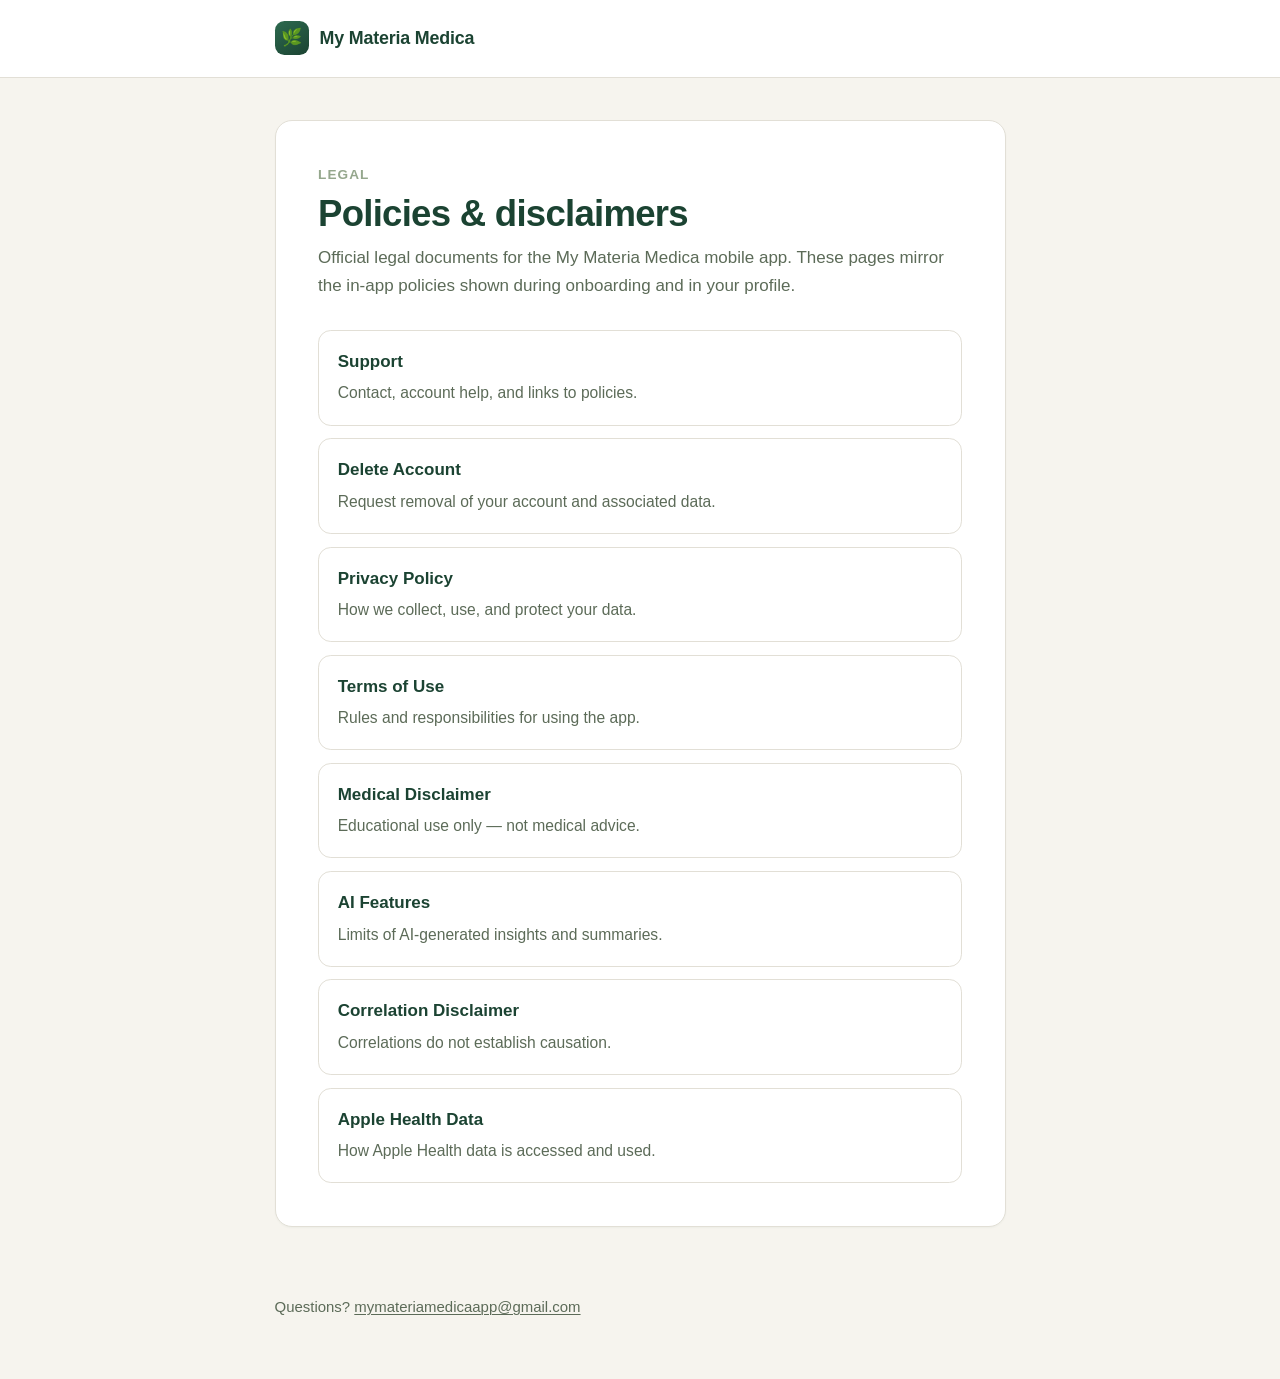
<file: index.html>
<!DOCTYPE html>
<html lang="en">
  <head>
    <meta charset="UTF-8" />
    <meta name="viewport" content="width=device-width, initial-scale=1.0" />
    <meta
      name="description"
      content="Legal documents and disclaimers for the My Materia Medica app."
    />
    <title>My Materia Medica · Legal</title>
    <link rel="stylesheet" href="assets/style.css" />
  </head>
  <body>
    <header class="site-header">
      <div class="site-header__inner">
        <a class="brand" href="index.html">
          <span class="brand__mark" aria-hidden="true">🌿</span>
          <span>My Materia Medica</span>
        </a>
      </div>
    </header>

    <main>
      <article class="page-card">
        <p class="eyebrow">Legal</p>
        <h1>Policies &amp; disclaimers</h1>
        <p class="lede">
          Official legal documents for the My Materia Medica mobile app. These
          pages mirror the in-app policies shown during onboarding and in your
          profile.
        </p>

        <ul class="doc-list">
          <li>
            <a href="support/">
              <strong>Support</strong>
              <span>Contact, account help, and links to policies.</span>
            </a>
          </li>
          <li>
            <a href="delete-account/">
              <strong>Delete Account</strong>
              <span>Request removal of your account and associated data.</span>
            </a>
          </li>
          <li>
            <a href="privacy/">
              <strong>Privacy Policy</strong>
              <span>How we collect, use, and protect your data.</span>
            </a>
          </li>
          <li>
            <a href="terms/">
              <strong>Terms of Use</strong>
              <span>Rules and responsibilities for using the app.</span>
            </a>
          </li>
          <li>
            <a href="disclaimer/">
              <strong>Medical Disclaimer</strong>
              <span>Educational use only — not medical advice.</span>
            </a>
          </li>
          <li>
            <a href="ai/">
              <strong>AI Features</strong>
              <span>Limits of AI-generated insights and summaries.</span>
            </a>
          </li>
          <li>
            <a href="correlation/">
              <strong>Correlation Disclaimer</strong>
              <span>Correlations do not establish causation.</span>
            </a>
          </li>
          <li>
            <a href="apple-health/">
              <strong>Apple Health Data</strong>
              <span>How Apple Health data is accessed and used.</span>
            </a>
          </li>
        </ul>
      </article>
    </main>

    <footer class="site-footer">
      <p>
        Questions?
        <a href="mailto:mymateriamedicaapp@gmail.com">mymateriamedicaapp@gmail.com</a>
      </p>
    </footer>
  </body>
</html>
</file>
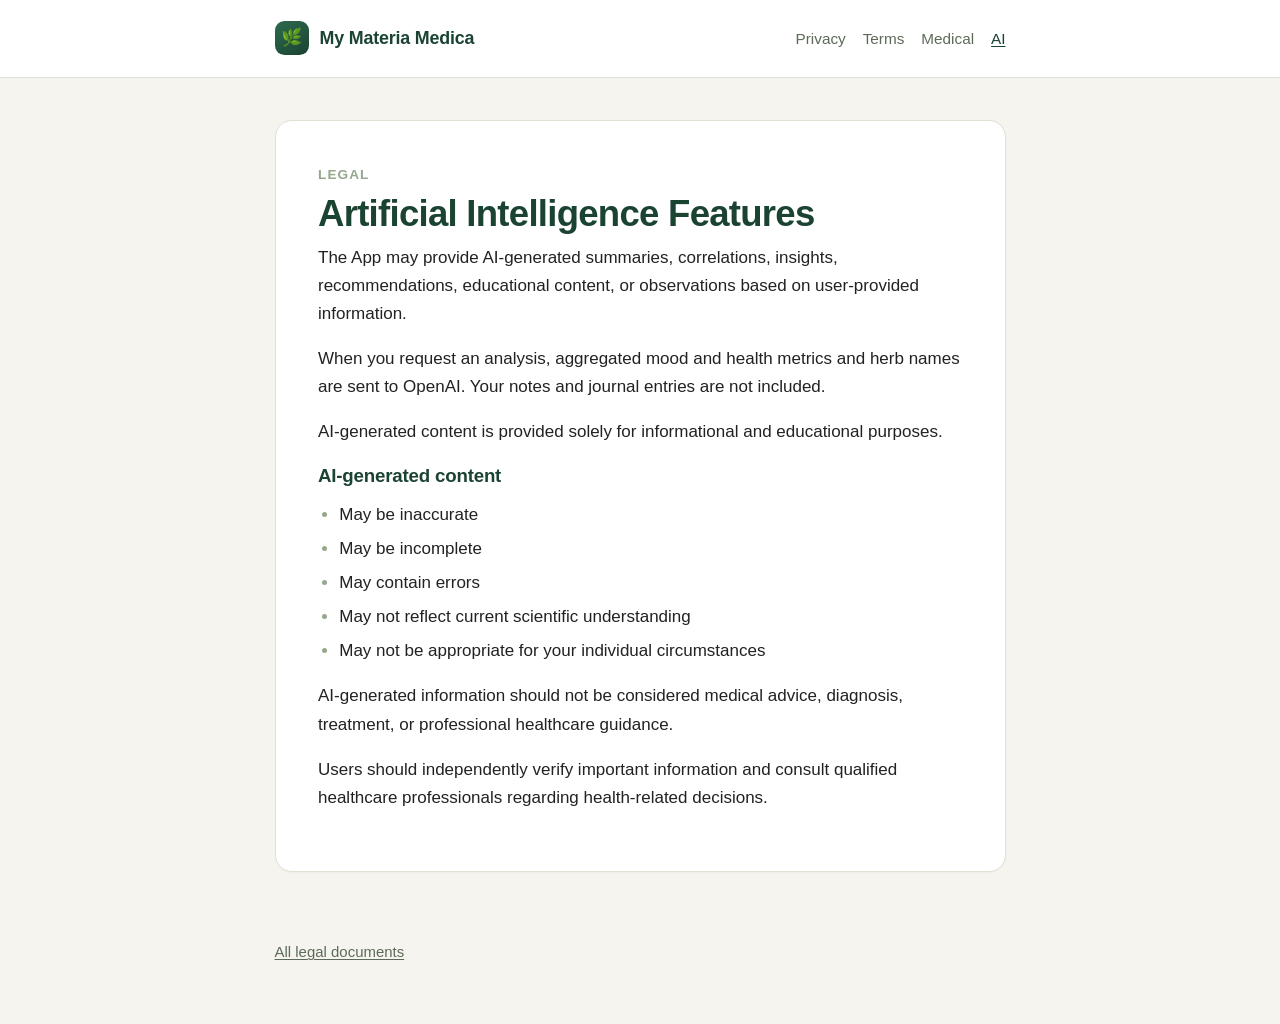
<file: ai/index.html>
<!DOCTYPE html>
<html lang="en">
  <head>
    <meta charset="UTF-8" />
    <meta name="viewport" content="width=device-width, initial-scale=1.0" />
    <meta
      name="description"
      content="AI features disclaimer for the My Materia Medica app."
    />
    <title>AI Features · My Materia Medica</title>
    <link rel="stylesheet" href="../assets/style.css" />
  </head>
  <body>
    <header class="site-header">
      <div class="site-header__inner">
        <a class="brand" href="../index.html">
          <span class="brand__mark" aria-hidden="true">🌿</span>
          <span>My Materia Medica</span>
        </a>
        <nav class="site-nav" aria-label="Legal documents">
          <a href="../privacy/">Privacy</a>
          <a href="../terms/">Terms</a>
          <a href="../disclaimer/">Medical</a>
          <a href="../ai/" aria-current="page">AI</a>
        </nav>
      </div>
    </header>

    <main>
      <article class="page-card">
        <p class="eyebrow">Legal</p>
        <h1>Artificial Intelligence Features</h1>

        <p>
          The App may provide AI-generated summaries, correlations, insights,
          recommendations, educational content, or observations based on
          user-provided information.
        </p>
        <p>
          When you request an analysis, aggregated mood and health metrics and
          herb names are sent to OpenAI. Your notes and journal entries are not
          included.
        </p>
        <p>
          AI-generated content is provided solely for informational and
          educational purposes.
        </p>

        <h2>AI-generated content</h2>
        <ul>
          <li>May be inaccurate</li>
          <li>May be incomplete</li>
          <li>May contain errors</li>
          <li>May not reflect current scientific understanding</li>
          <li>May not be appropriate for your individual circumstances</li>
        </ul>

        <p>
          AI-generated information should not be considered medical advice,
          diagnosis, treatment, or professional healthcare guidance.
        </p>
        <p>
          Users should independently verify important information and consult
          qualified healthcare professionals regarding health-related decisions.
        </p>
      </article>
    </main>

    <footer class="site-footer">
      <p><a href="../index.html">All legal documents</a></p>
    </footer>
  </body>
</html>
</file>
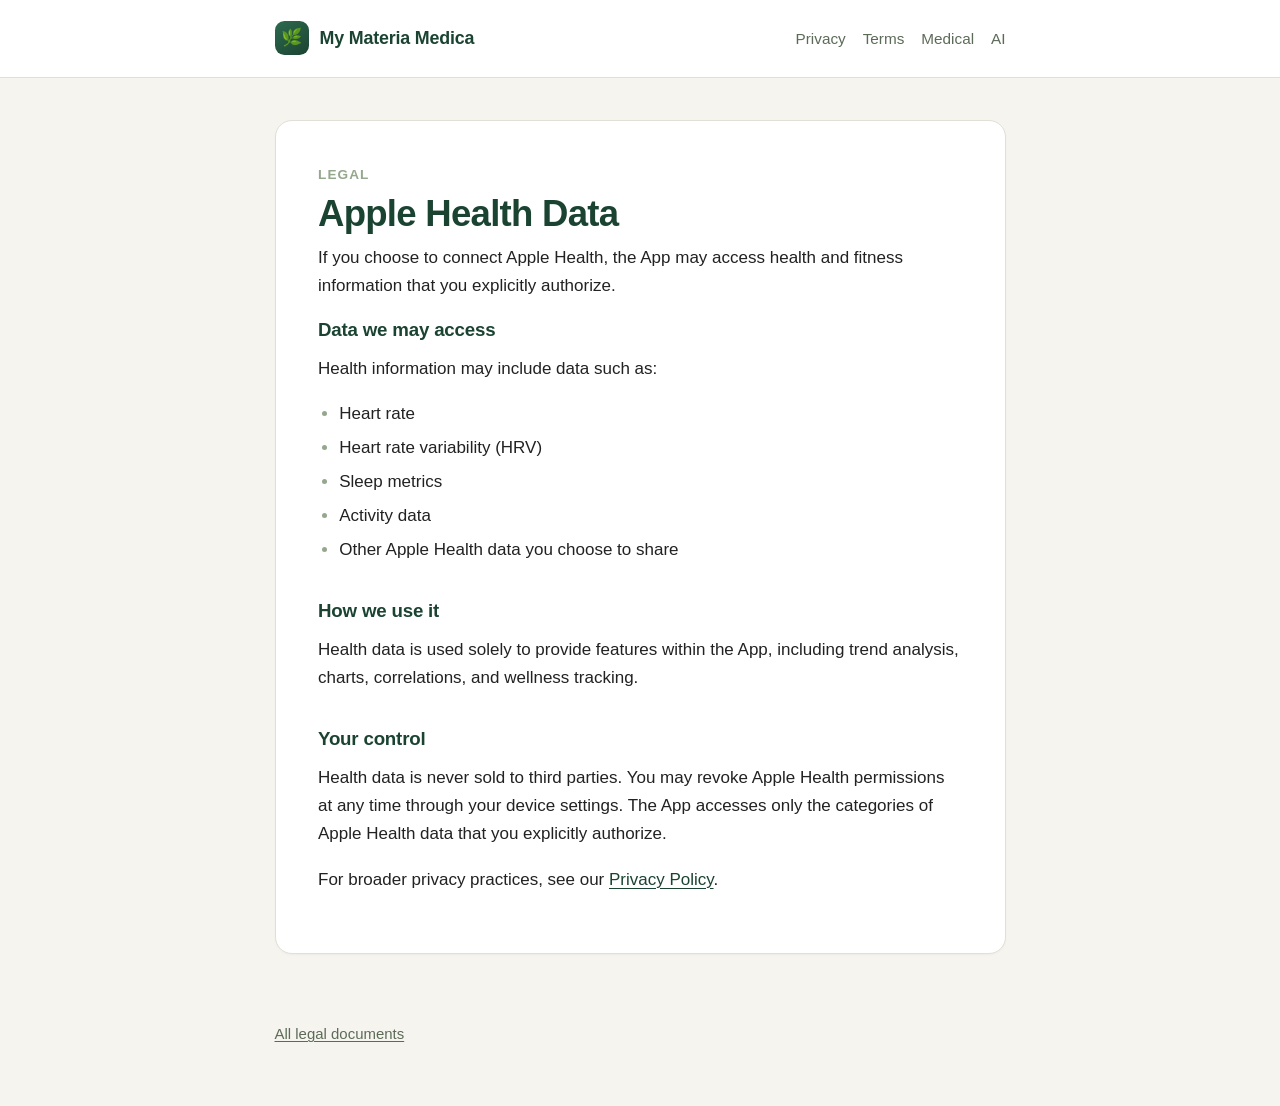
<file: apple-health/index.html>
<!DOCTYPE html>
<html lang="en">
  <head>
    <meta charset="UTF-8" />
    <meta name="viewport" content="width=device-width, initial-scale=1.0" />
    <meta
      name="description"
      content="Apple Health data policy for the My Materia Medica app."
    />
    <title>Apple Health Data · My Materia Medica</title>
    <link rel="stylesheet" href="../assets/style.css" />
  </head>
  <body>
    <header class="site-header">
      <div class="site-header__inner">
        <a class="brand" href="../index.html">
          <span class="brand__mark" aria-hidden="true">🌿</span>
          <span>My Materia Medica</span>
        </a>
        <nav class="site-nav" aria-label="Legal documents">
          <a href="../privacy/">Privacy</a>
          <a href="../terms/">Terms</a>
          <a href="../disclaimer/">Medical</a>
          <a href="../ai/">AI</a>
        </nav>
      </div>
    </header>

    <main>
      <article class="page-card">
        <p class="eyebrow">Legal</p>
        <h1>Apple Health Data</h1>

        <p>
          If you choose to connect Apple Health, the App may access health and
          fitness information that you explicitly authorize.
        </p>

        <h2>Data we may access</h2>
        <p>Health information may include data such as:</p>
        <ul>
          <li>Heart rate</li>
          <li>Heart rate variability (HRV)</li>
          <li>Sleep metrics</li>
          <li>Activity data</li>
          <li>Other Apple Health data you choose to share</li>
        </ul>

        <h2>How we use it</h2>
        <p>
          Health data is used solely to provide features within the App,
          including trend analysis, charts, correlations, and wellness tracking.
        </p>

        <h2>Your control</h2>
        <p>
          Health data is never sold to third parties. You may revoke Apple
          Health permissions at any time through your device settings. The App
          accesses only the categories of Apple Health data that you explicitly
          authorize.
        </p>

        <p>
          For broader privacy practices, see our
          <a href="../privacy/">Privacy Policy</a>.
        </p>
      </article>
    </main>

    <footer class="site-footer">
      <p><a href="../index.html">All legal documents</a></p>
    </footer>
  </body>
</html>
</file>
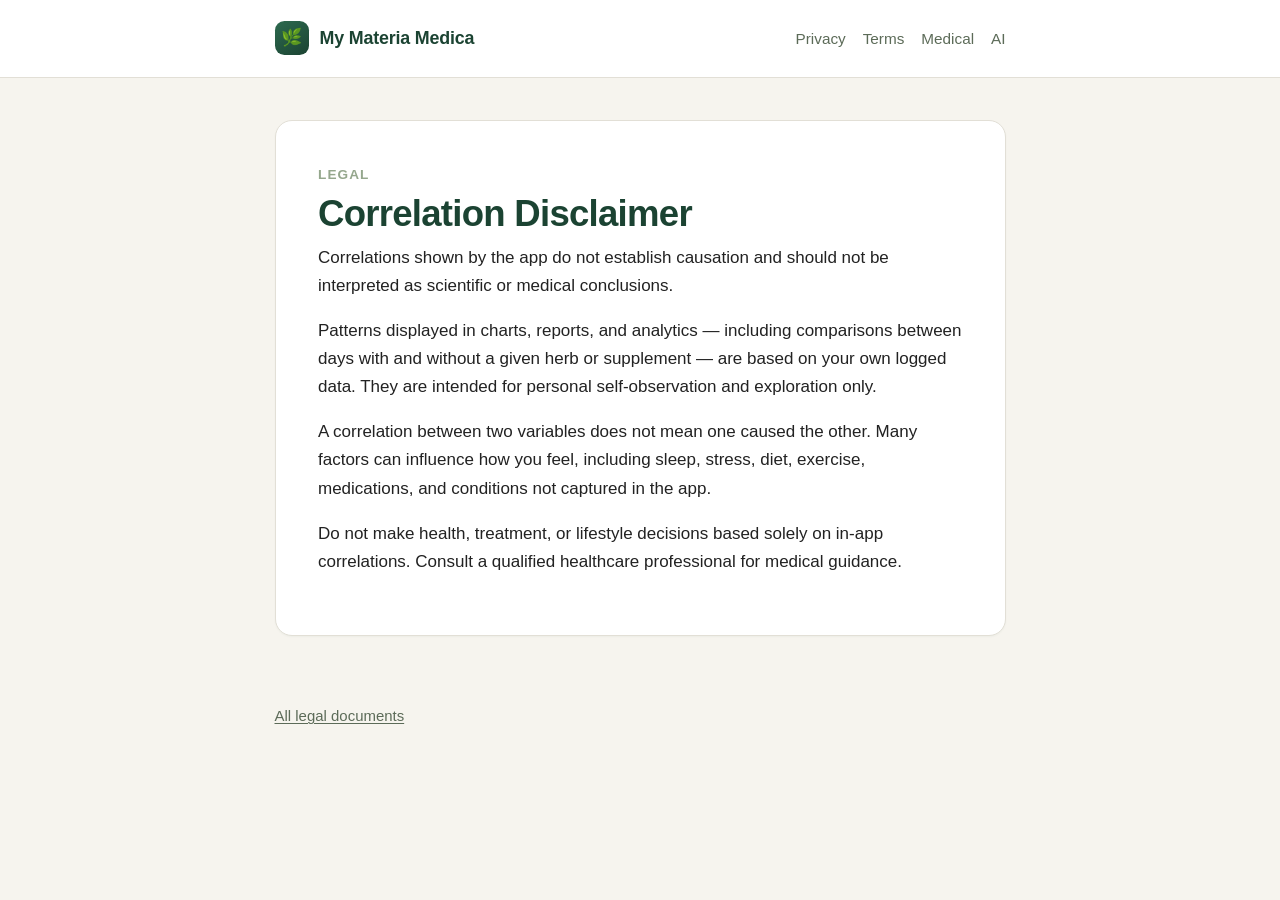
<file: correlation/index.html>
<!DOCTYPE html>
<html lang="en">
  <head>
    <meta charset="UTF-8" />
    <meta name="viewport" content="width=device-width, initial-scale=1.0" />
    <meta
      name="description"
      content="Correlation disclaimer for the My Materia Medica app."
    />
    <title>Correlation Disclaimer · My Materia Medica</title>
    <link rel="stylesheet" href="../assets/style.css" />
  </head>
  <body>
    <header class="site-header">
      <div class="site-header__inner">
        <a class="brand" href="../index.html">
          <span class="brand__mark" aria-hidden="true">🌿</span>
          <span>My Materia Medica</span>
        </a>
        <nav class="site-nav" aria-label="Legal documents">
          <a href="../privacy/">Privacy</a>
          <a href="../terms/">Terms</a>
          <a href="../disclaimer/">Medical</a>
          <a href="../ai/">AI</a>
        </nav>
      </div>
    </header>

    <main>
      <article class="page-card">
        <p class="eyebrow">Legal</p>
        <h1>Correlation Disclaimer</h1>

        <p>
          Correlations shown by the app do not establish causation and should
          not be interpreted as scientific or medical conclusions.
        </p>
        <p>
          Patterns displayed in charts, reports, and analytics — including
          comparisons between days with and without a given herb or
          supplement — are based on your own logged data. They are intended for
          personal self-observation and exploration only.
        </p>
        <p>
          A correlation between two variables does not mean one caused the
          other. Many factors can influence how you feel, including sleep,
          stress, diet, exercise, medications, and conditions not captured in
          the app.
        </p>
        <p>
          Do not make health, treatment, or lifestyle decisions based solely on
          in-app correlations. Consult a qualified healthcare professional for
          medical guidance.
        </p>
      </article>
    </main>

    <footer class="site-footer">
      <p><a href="../index.html">All legal documents</a></p>
    </footer>
  </body>
</html>
</file>
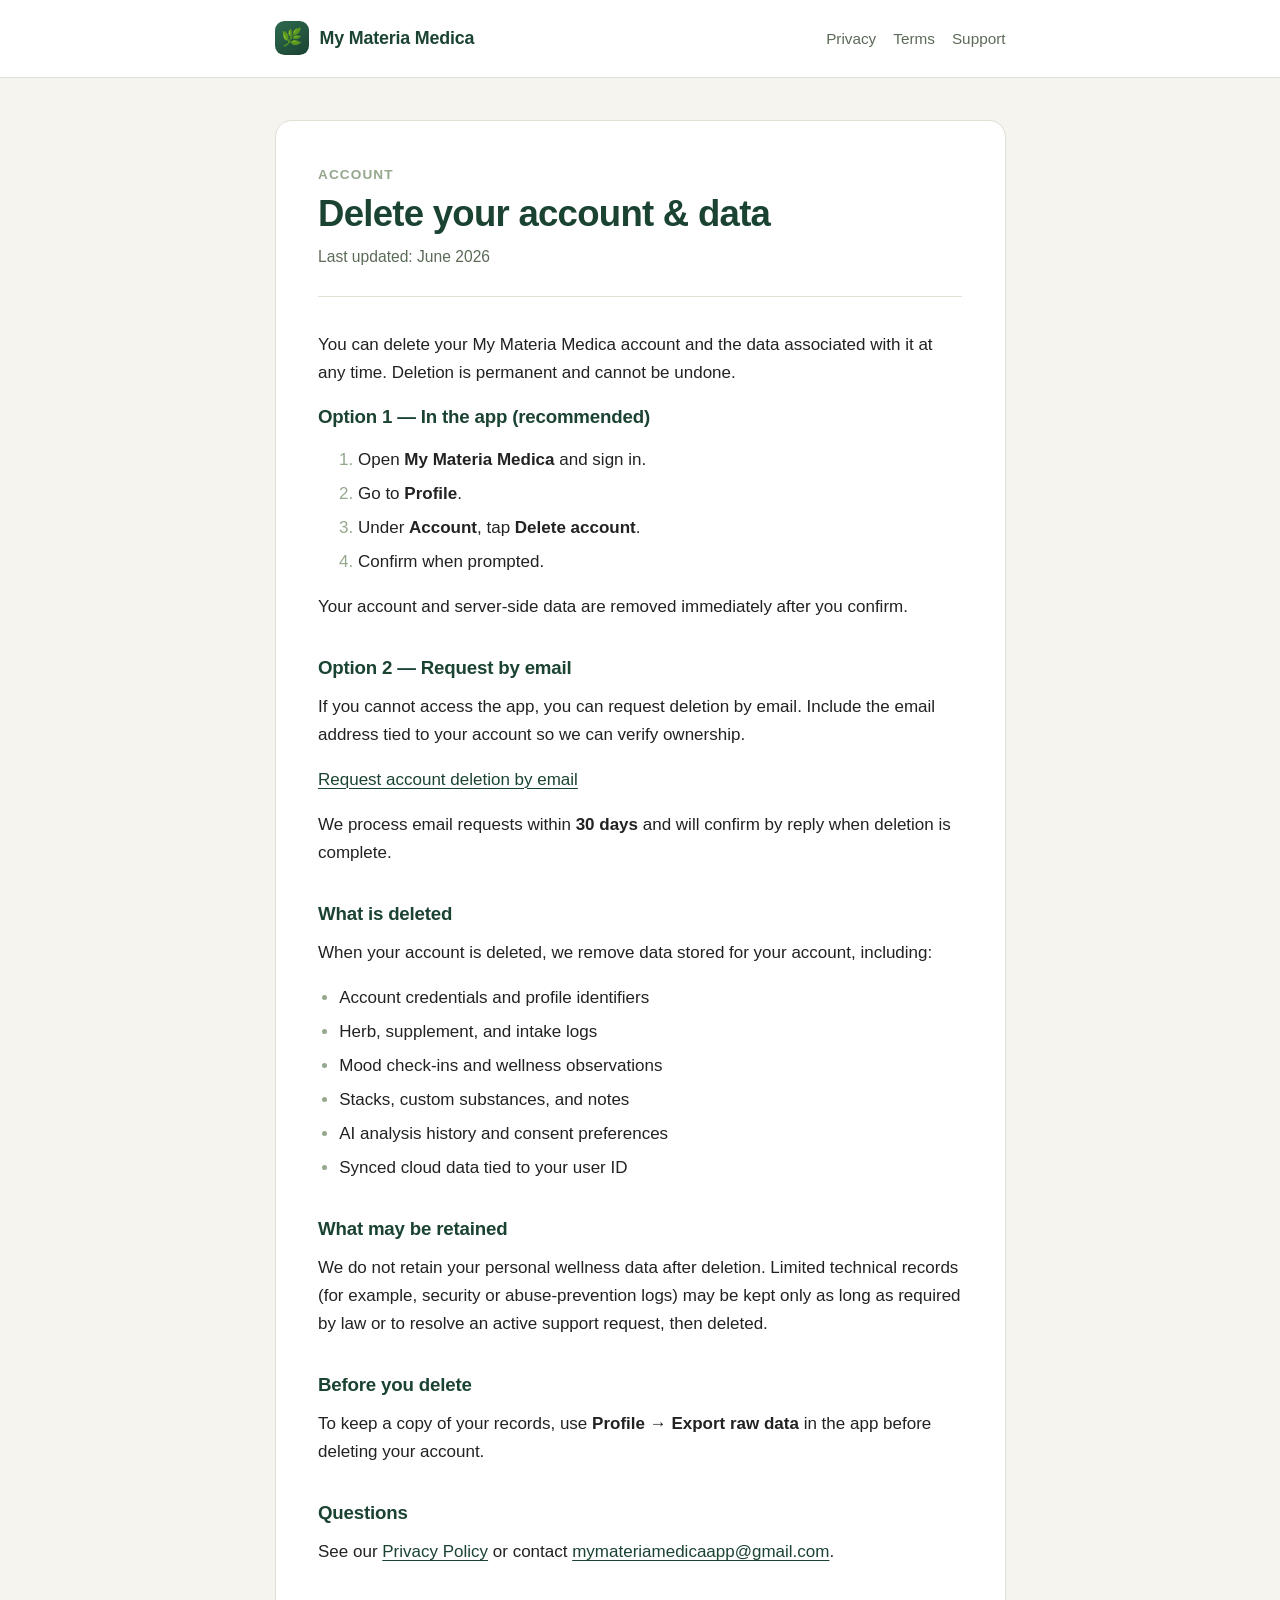
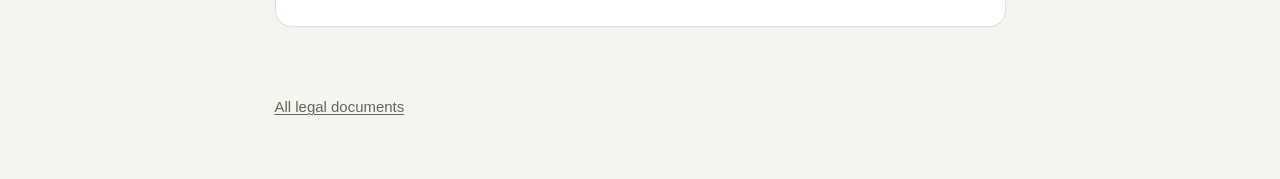
<file: delete-account/index.html>
<!DOCTYPE html>
<html lang="en">
  <head>
    <meta charset="UTF-8" />
    <meta name="viewport" content="width=device-width, initial-scale=1.0" />
    <meta
      name="description"
      content="Request deletion of your My Materia Medica account and associated data."
    />
    <title>Delete Account · My Materia Medica</title>
    <link rel="stylesheet" href="../assets/style.css" />
  </head>
  <body>
    <header class="site-header">
      <div class="site-header__inner">
        <a class="brand" href="../index.html">
          <span class="brand__mark" aria-hidden="true">🌿</span>
          <span>My Materia Medica</span>
        </a>
        <nav class="site-nav" aria-label="Legal documents">
          <a href="../privacy/">Privacy</a>
          <a href="../terms/">Terms</a>
          <a href="../support/">Support</a>
        </nav>
      </div>
    </header>

    <main>
      <article class="page-card">
        <p class="eyebrow">Account</p>
        <h1>Delete your account &amp; data</h1>
        <p class="updated">Last updated: June 2026</p>

        <p>
          You can delete your My Materia Medica account and the data associated
          with it at any time. Deletion is permanent and cannot be undone.
        </p>

        <h2>Option 1 — In the app (recommended)</h2>
        <ol>
          <li>Open <strong>My Materia Medica</strong> and sign in.</li>
          <li>Go to <strong>Profile</strong>.</li>
          <li>Under <strong>Account</strong>, tap <strong>Delete account</strong>.</li>
          <li>Confirm when prompted.</li>
        </ol>
        <p>
          Your account and server-side data are removed immediately after you
          confirm.
        </p>

        <h2>Option 2 — Request by email</h2>
        <p>
          If you cannot access the app, you can request deletion by email. Include
          the email address tied to your account so we can verify ownership.
        </p>
        <p>
          <a
            href="mailto:mymateriamedicaapp@gmail.com?subject=Account%20deletion%20request&body=Please%20delete%20my%20My%20Materia%20Medica%20account%20and%20associated%20data.%0A%0AAccount%20email%3A%20%0A%0AI%20understand%20this%20is%20permanent%20and%20cannot%20be%20undone."
            >Request account deletion by email</a
          >
        </p>
        <p>
          We process email requests within <strong>30 days</strong> and will
          confirm by reply when deletion is complete.
        </p>

        <h2>What is deleted</h2>
        <p>When your account is deleted, we remove data stored for your account, including:</p>
        <ul>
          <li>Account credentials and profile identifiers</li>
          <li>Herb, supplement, and intake logs</li>
          <li>Mood check-ins and wellness observations</li>
          <li>Stacks, custom substances, and notes</li>
          <li>AI analysis history and consent preferences</li>
          <li>Synced cloud data tied to your user ID</li>
        </ul>

        <h2>What may be retained</h2>
        <p>
          We do not retain your personal wellness data after deletion. Limited
          technical records (for example, security or abuse-prevention logs) may be
          kept only as long as required by law or to resolve an active support
          request, then deleted.
        </p>

        <h2>Before you delete</h2>
        <p>
          To keep a copy of your records, use <strong>Profile &rarr; Export raw
          data</strong> in the app before deleting your account.
        </p>

        <h2>Questions</h2>
        <p>
          See our <a href="../privacy/">Privacy Policy</a> or contact
          <a href="mailto:mymateriamedicaapp@gmail.com"
            >mymateriamedicaapp@gmail.com</a
          >.
        </p>
      </article>
    </main>

    <footer class="site-footer">
      <p><a href="../index.html">All legal documents</a></p>
    </footer>
  </body>
</html>
</file>
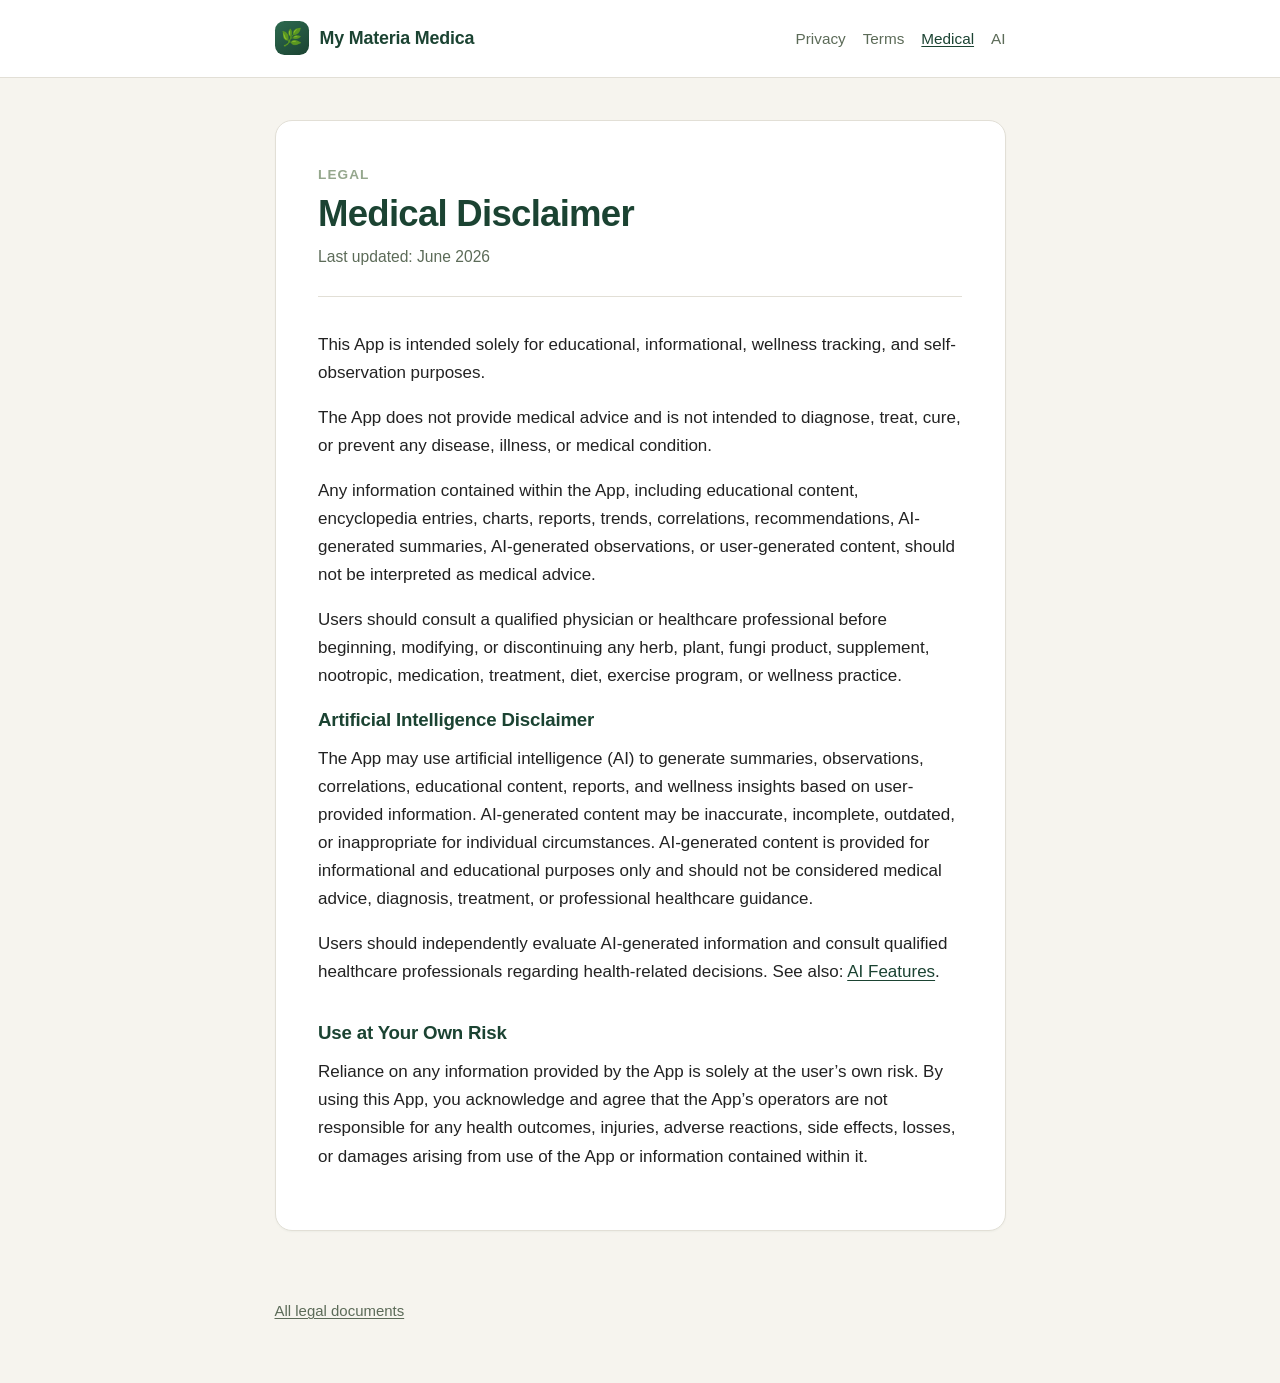
<file: disclaimer/index.html>
<!DOCTYPE html>
<html lang="en">
  <head>
    <meta charset="UTF-8" />
    <meta name="viewport" content="width=device-width, initial-scale=1.0" />
    <meta
      name="description"
      content="Medical disclaimer for the My Materia Medica app."
    />
    <title>Medical Disclaimer · My Materia Medica</title>
    <link rel="stylesheet" href="../assets/style.css" />
  </head>
  <body>
    <header class="site-header">
      <div class="site-header__inner">
        <a class="brand" href="../index.html">
          <span class="brand__mark" aria-hidden="true">🌿</span>
          <span>My Materia Medica</span>
        </a>
        <nav class="site-nav" aria-label="Legal documents">
          <a href="../privacy/">Privacy</a>
          <a href="../terms/">Terms</a>
          <a href="../disclaimer/" aria-current="page">Medical</a>
          <a href="../ai/">AI</a>
        </nav>
      </div>
    </header>

    <main>
      <article class="page-card">
        <p class="eyebrow">Legal</p>
        <h1>Medical Disclaimer</h1>
        <p class="updated">Last updated: June 2026</p>

        <p>
          This App is intended solely for educational, informational, wellness
          tracking, and self-observation purposes.
        </p>
        <p>
          The App does not provide medical advice and is not intended to
          diagnose, treat, cure, or prevent any disease, illness, or medical
          condition.
        </p>
        <p>
          Any information contained within the App, including educational
          content, encyclopedia entries, charts, reports, trends,
          correlations, recommendations, AI-generated summaries, AI-generated
          observations, or user-generated content, should not be interpreted as
          medical advice.
        </p>
        <p>
          Users should consult a qualified physician or healthcare professional
          before beginning, modifying, or discontinuing any herb, plant, fungi
          product, supplement, nootropic, medication, treatment, diet,
          exercise program, or wellness practice.
        </p>

        <h2>Artificial Intelligence Disclaimer</h2>
        <p>
          The App may use artificial intelligence (AI) to generate summaries,
          observations, correlations, educational content, reports, and wellness
          insights based on user-provided information. AI-generated content may
          be inaccurate, incomplete, outdated, or inappropriate for individual
          circumstances. AI-generated content is provided for informational and
          educational purposes only and should not be considered medical advice,
          diagnosis, treatment, or professional healthcare guidance.
        </p>
        <p>
          Users should independently evaluate AI-generated information and
          consult qualified healthcare professionals regarding health-related
          decisions. See also: <a href="../ai/">AI Features</a>.
        </p>

        <h2>Use at Your Own Risk</h2>
        <p>
          Reliance on any information provided by the App is solely at the
          user&rsquo;s own risk. By using this App, you acknowledge and agree
          that the App&rsquo;s operators are not responsible for any health
          outcomes, injuries, adverse reactions, side effects, losses, or
          damages arising from use of the App or information contained within
          it.
        </p>
      </article>
    </main>

    <footer class="site-footer">
      <p><a href="../index.html">All legal documents</a></p>
    </footer>
  </body>
</html>
</file>
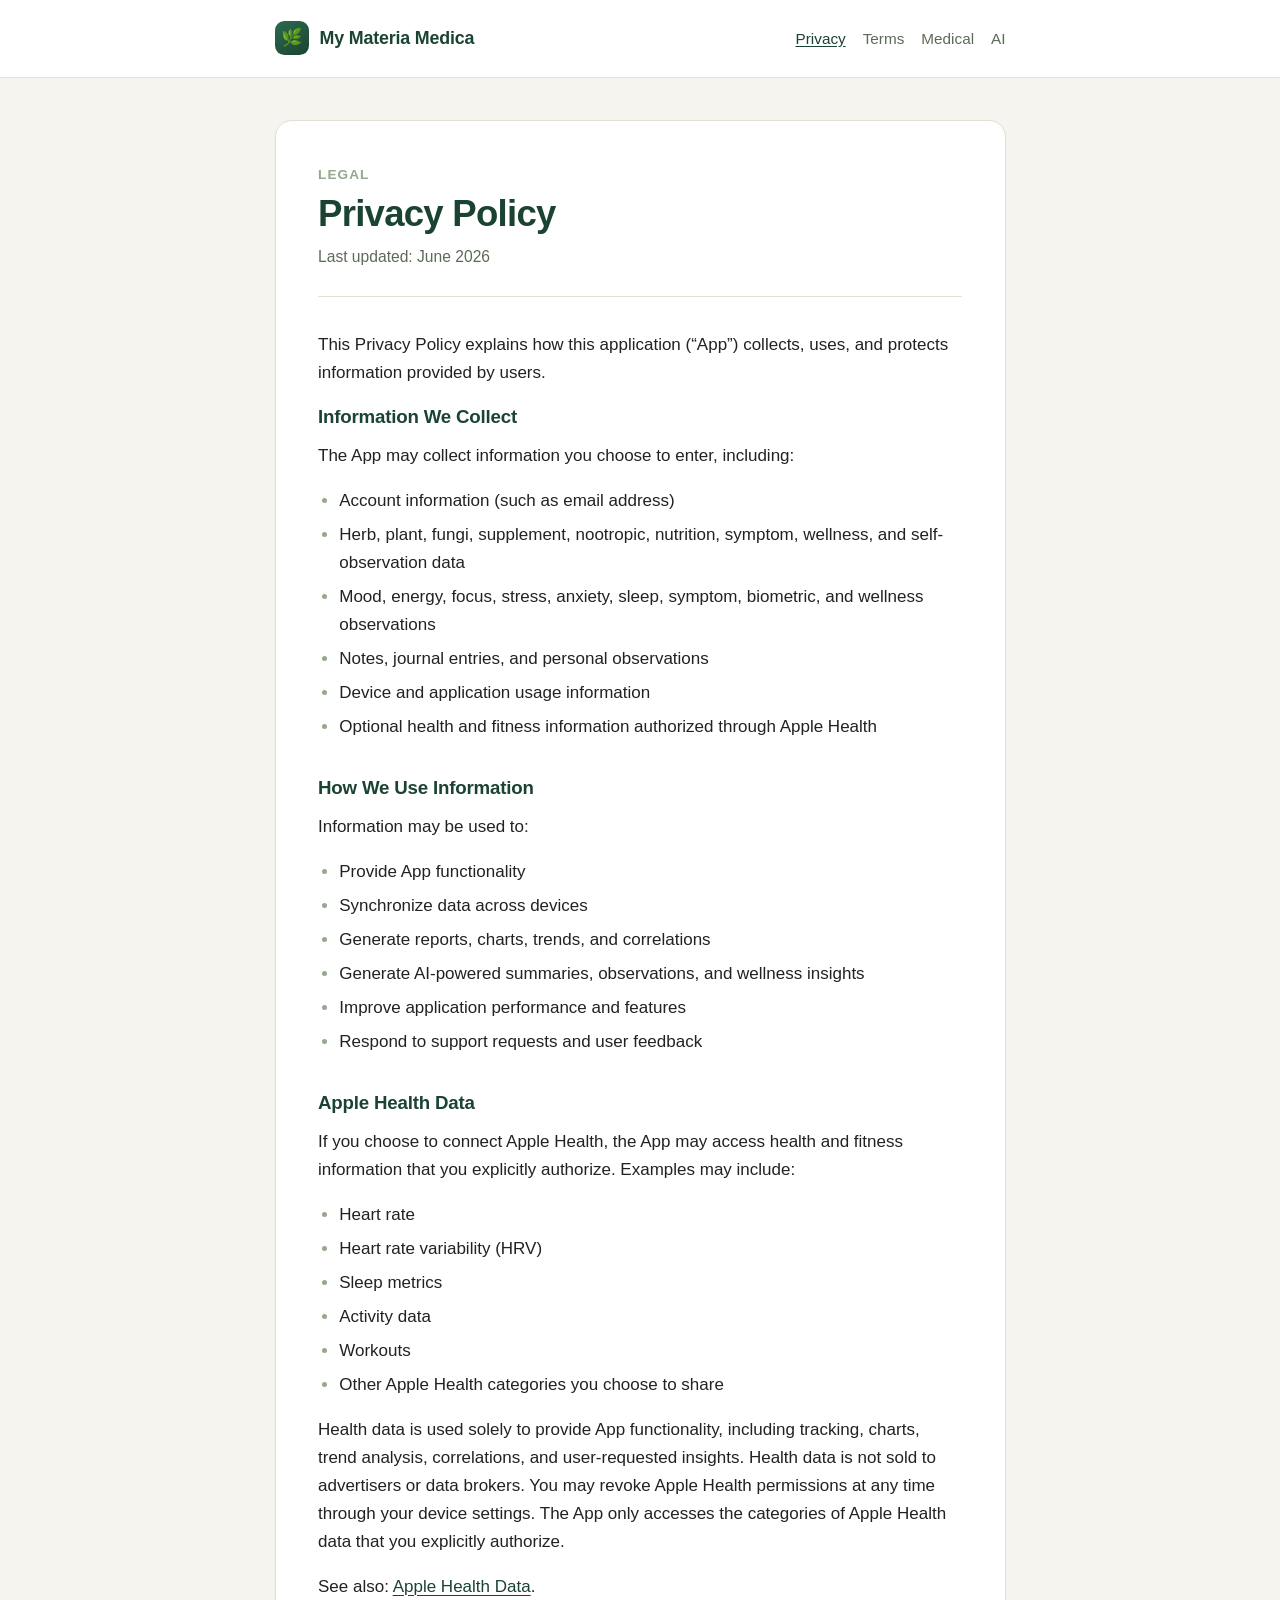
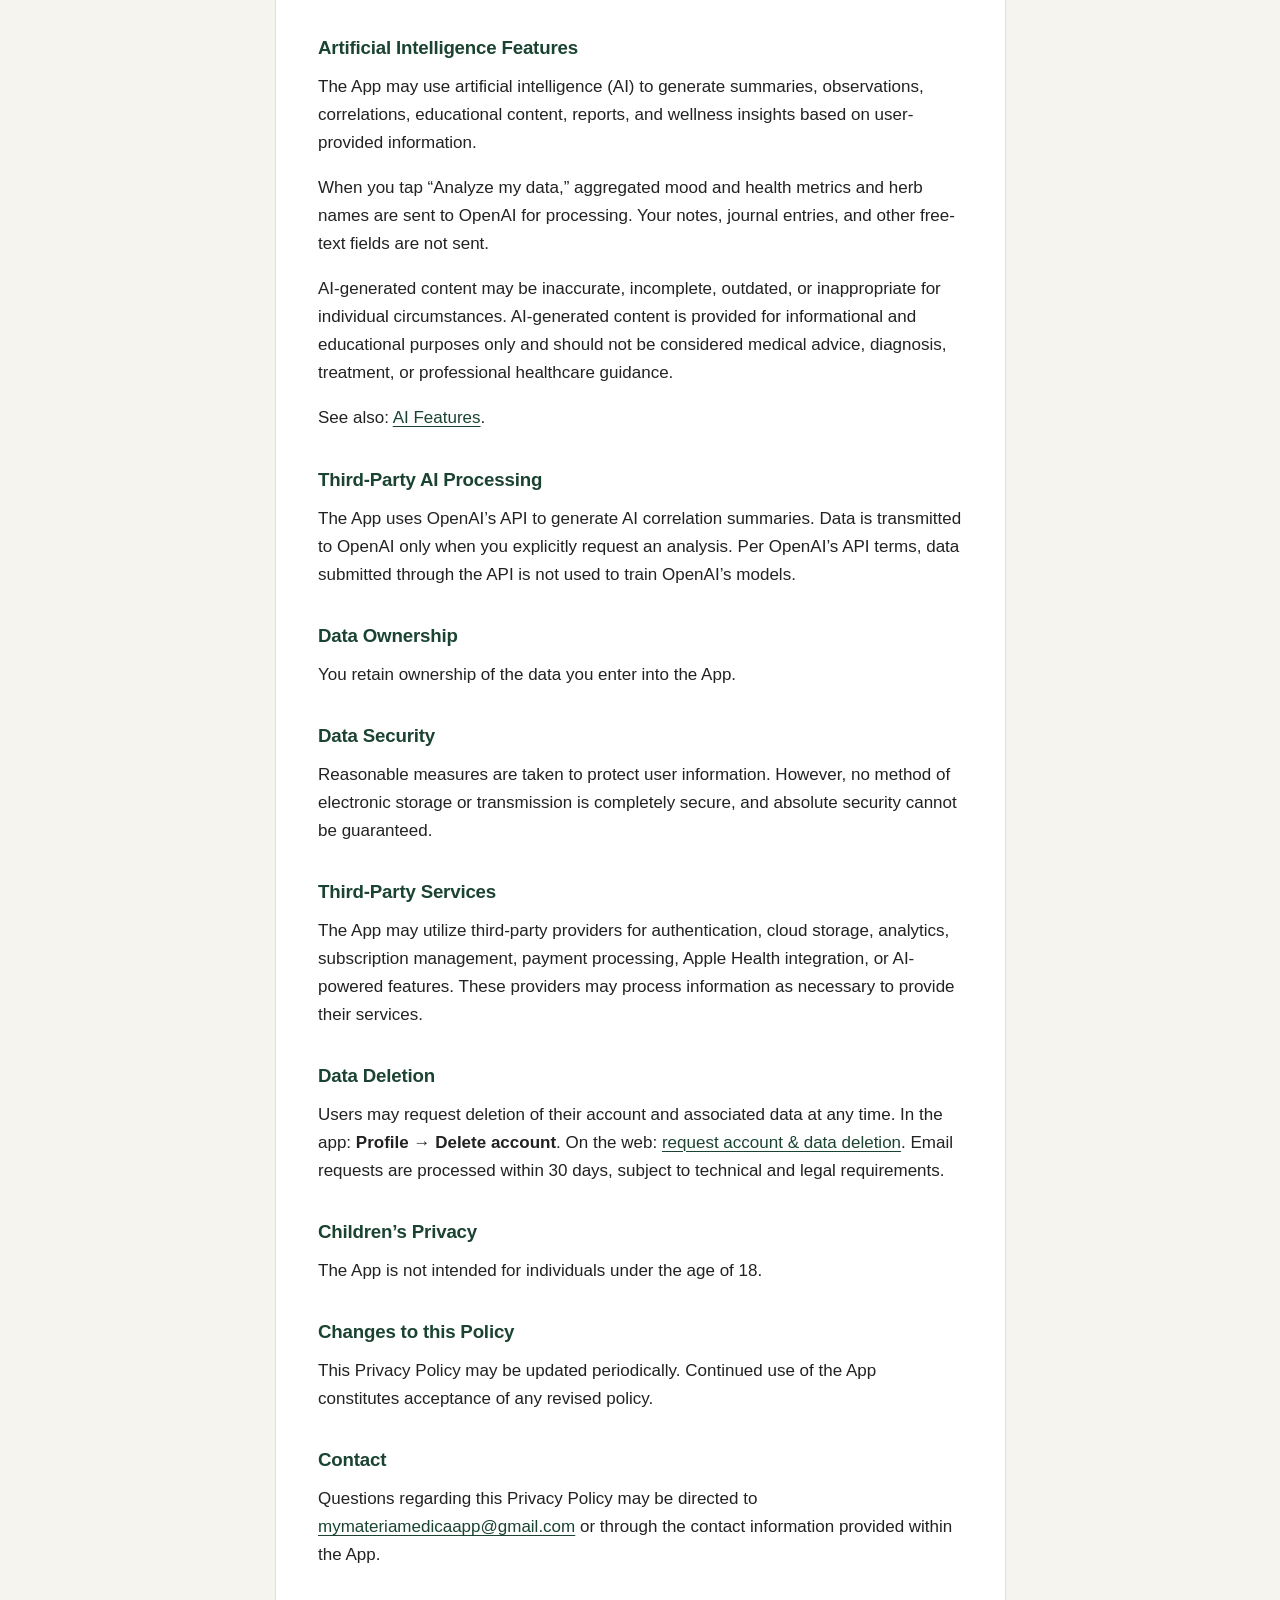
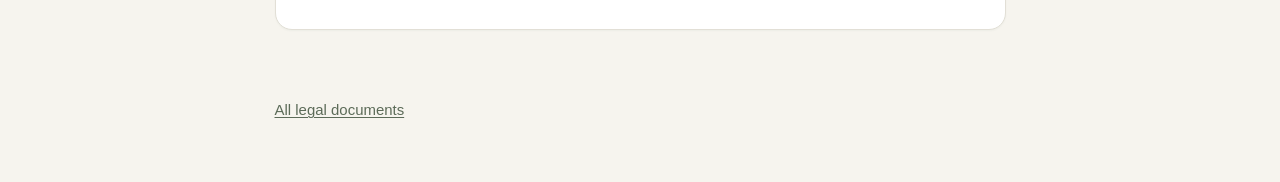
<file: privacy/index.html>
<!DOCTYPE html>
<html lang="en">
  <head>
    <meta charset="UTF-8" />
    <meta name="viewport" content="width=device-width, initial-scale=1.0" />
    <meta
      name="description"
      content="Privacy Policy for the My Materia Medica app."
    />
    <title>Privacy Policy · My Materia Medica</title>
    <link rel="stylesheet" href="../assets/style.css" />
  </head>
  <body>
    <header class="site-header">
      <div class="site-header__inner">
        <a class="brand" href="../index.html">
          <span class="brand__mark" aria-hidden="true">🌿</span>
          <span>My Materia Medica</span>
        </a>
        <nav class="site-nav" aria-label="Legal documents">
          <a href="../privacy/" aria-current="page">Privacy</a>
          <a href="../terms/">Terms</a>
          <a href="../disclaimer/">Medical</a>
          <a href="../ai/">AI</a>
        </nav>
      </div>
    </header>

    <main>
      <article class="page-card">
        <p class="eyebrow">Legal</p>
        <h1>Privacy Policy</h1>
        <p class="updated">Last updated: June 2026</p>

        <p>
          This Privacy Policy explains how this application (&ldquo;App&rdquo;)
          collects, uses, and protects information provided by users.
        </p>

        <h2>Information We Collect</h2>
        <p>The App may collect information you choose to enter, including:</p>
        <ul>
          <li>Account information (such as email address)</li>
          <li>
            Herb, plant, fungi, supplement, nootropic, nutrition, symptom,
            wellness, and self-observation data
          </li>
          <li>
            Mood, energy, focus, stress, anxiety, sleep, symptom, biometric, and
            wellness observations
          </li>
          <li>Notes, journal entries, and personal observations</li>
          <li>Device and application usage information</li>
          <li>
            Optional health and fitness information authorized through Apple
            Health
          </li>
        </ul>

        <h2>How We Use Information</h2>
        <p>Information may be used to:</p>
        <ul>
          <li>Provide App functionality</li>
          <li>Synchronize data across devices</li>
          <li>Generate reports, charts, trends, and correlations</li>
          <li>
            Generate AI-powered summaries, observations, and wellness insights
          </li>
          <li>Improve application performance and features</li>
          <li>Respond to support requests and user feedback</li>
        </ul>

        <h2>Apple Health Data</h2>
        <p>
          If you choose to connect Apple Health, the App may access health and
          fitness information that you explicitly authorize. Examples may
          include:
        </p>
        <ul>
          <li>Heart rate</li>
          <li>Heart rate variability (HRV)</li>
          <li>Sleep metrics</li>
          <li>Activity data</li>
          <li>Workouts</li>
          <li>Other Apple Health categories you choose to share</li>
        </ul>
        <p>
          Health data is used solely to provide App functionality, including
          tracking, charts, trend analysis, correlations, and user-requested
          insights. Health data is not sold to advertisers or data brokers. You
          may revoke Apple Health permissions at any time through your device
          settings. The App only accesses the categories of Apple Health data
          that you explicitly authorize.
        </p>
        <p>
          See also:
          <a href="../apple-health/">Apple Health Data</a>.
        </p>

        <h2>Artificial Intelligence Features</h2>
        <p>
          The App may use artificial intelligence (AI) to generate summaries,
          observations, correlations, educational content, reports, and wellness
          insights based on user-provided information.
        </p>
        <p>
          When you tap &ldquo;Analyze my data,&rdquo; aggregated mood and health
          metrics and herb names are sent to OpenAI for processing. Your notes,
          journal entries, and other free-text fields are not sent.
        </p>
        <p>
          AI-generated content may be inaccurate, incomplete, outdated, or
          inappropriate for individual circumstances. AI-generated content is
          provided for informational and educational purposes only and should not
          be considered medical advice, diagnosis, treatment, or professional
          healthcare guidance.
        </p>
        <p>
          See also:
          <a href="../ai/">AI Features</a>.
        </p>

        <h2>Third-Party AI Processing</h2>
        <p>
          The App uses OpenAI&rsquo;s API to generate AI correlation summaries.
          Data is transmitted to OpenAI only when you explicitly request an
          analysis. Per OpenAI&rsquo;s API terms, data submitted through the API
          is not used to train OpenAI&rsquo;s models.
        </p>

        <h2>Data Ownership</h2>
        <p>You retain ownership of the data you enter into the App.</p>

        <h2>Data Security</h2>
        <p>
          Reasonable measures are taken to protect user information. However,
          no method of electronic storage or transmission is completely secure,
          and absolute security cannot be guaranteed.
        </p>

        <h2>Third-Party Services</h2>
        <p>
          The App may utilize third-party providers for authentication, cloud
          storage, analytics, subscription management, payment processing, Apple
          Health integration, or AI-powered features. These providers may process
          information as necessary to provide their services.
        </p>

        <h2>Data Deletion</h2>
        <p>
          Users may request deletion of their account and associated data at any
          time. In the app: <strong>Profile &rarr; Delete account</strong>. On the
          web:
          <a href="../delete-account/">request account &amp; data deletion</a>.
          Email requests are processed within 30 days, subject to technical and
          legal requirements.
        </p>

        <h2>Children&rsquo;s Privacy</h2>
        <p>The App is not intended for individuals under the age of 18.</p>

        <h2>Changes to this Policy</h2>
        <p>
          This Privacy Policy may be updated periodically. Continued use of the
          App constitutes acceptance of any revised policy.
        </p>

        <h2>Contact</h2>
        <p>
          Questions regarding this Privacy Policy may be directed to
          <a href="mailto:mymateriamedicaapp@gmail.com"
            >mymateriamedicaapp@gmail.com</a
          >
          or through the contact information provided within the App.
        </p>
      </article>
    </main>

    <footer class="site-footer">
      <p><a href="../index.html">All legal documents</a></p>
    </footer>
  </body>
</html>
</file>
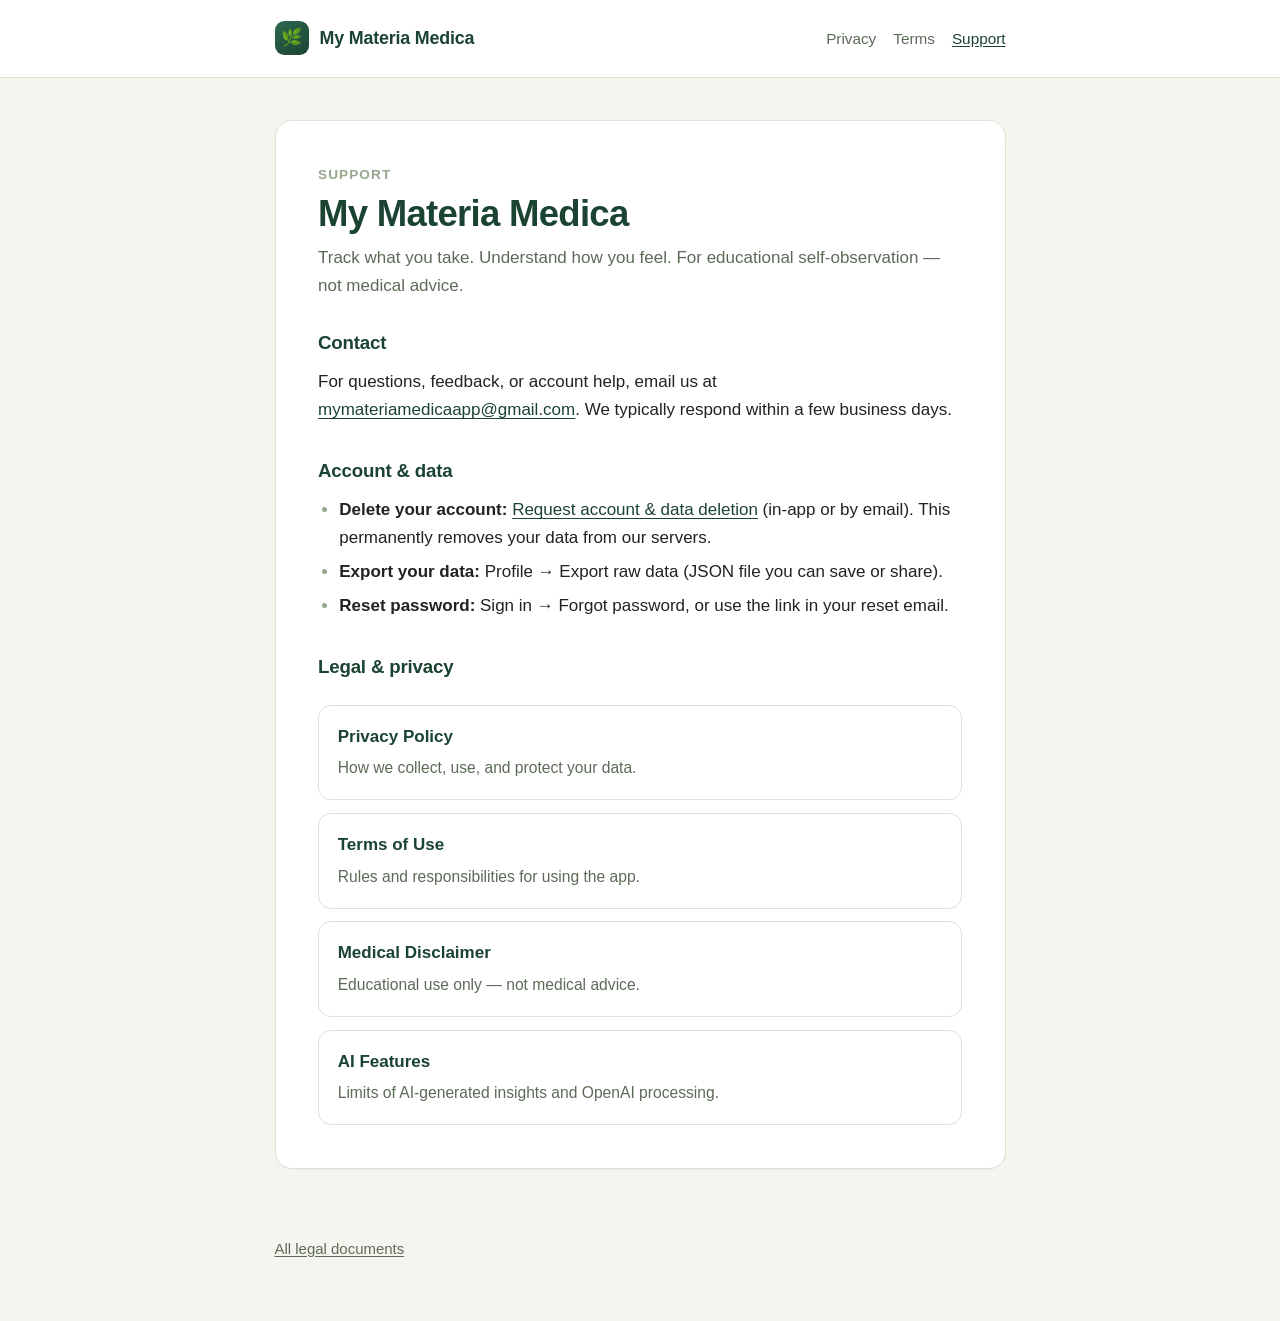
<file: support/index.html>
<!DOCTYPE html>
<html lang="en">
  <head>
    <meta charset="UTF-8" />
    <meta name="viewport" content="width=device-width, initial-scale=1.0" />
    <meta
      name="description"
      content="Support for the My Materia Medica app."
    />
    <title>Support · My Materia Medica</title>
    <link rel="stylesheet" href="../assets/style.css" />
  </head>
  <body>
    <header class="site-header">
      <div class="site-header__inner">
        <a class="brand" href="../index.html">
          <span class="brand__mark" aria-hidden="true">🌿</span>
          <span>My Materia Medica</span>
        </a>
        <nav class="site-nav" aria-label="Legal documents">
          <a href="../privacy/">Privacy</a>
          <a href="../terms/">Terms</a>
          <a href="../support/" aria-current="page">Support</a>
        </nav>
      </div>
    </header>

    <main>
      <article class="page-card">
        <p class="eyebrow">Support</p>
        <h1>My Materia Medica</h1>
        <p class="lede">
          Track what you take. Understand how you feel. For educational
          self-observation — not medical advice.
        </p>

        <h2>Contact</h2>
        <p>
          For questions, feedback, or account help, email us at
          <a href="mailto:mymateriamedicaapp@gmail.com"
            >mymateriamedicaapp@gmail.com</a
          >. We typically respond within a few business days.
        </p>

        <h2>Account &amp; data</h2>
        <ul>
          <li>
            <strong>Delete your account:</strong>
            <a href="../delete-account/">Request account &amp; data deletion</a>
            (in-app or by email). This permanently removes your data from our
            servers.
          </li>
          <li>
            <strong>Export your data:</strong> Profile &rarr; Export raw data
            (JSON file you can save or share).
          </li>
          <li>
            <strong>Reset password:</strong> Sign in &rarr; Forgot password, or
            use the link in your reset email.
          </li>
        </ul>

        <h2>Legal &amp; privacy</h2>
        <ul class="doc-list">
          <li>
            <a href="../privacy/">
              <strong>Privacy Policy</strong>
              <span>How we collect, use, and protect your data.</span>
            </a>
          </li>
          <li>
            <a href="../terms/">
              <strong>Terms of Use</strong>
              <span>Rules and responsibilities for using the app.</span>
            </a>
          </li>
          <li>
            <a href="../disclaimer/">
              <strong>Medical Disclaimer</strong>
              <span>Educational use only — not medical advice.</span>
            </a>
          </li>
          <li>
            <a href="../ai/">
              <strong>AI Features</strong>
              <span>Limits of AI-generated insights and OpenAI processing.</span>
            </a>
          </li>
        </ul>
      </article>
    </main>

    <footer class="site-footer">
      <p><a href="../index.html">All legal documents</a></p>
    </footer>
  </body>
</html>
</file>
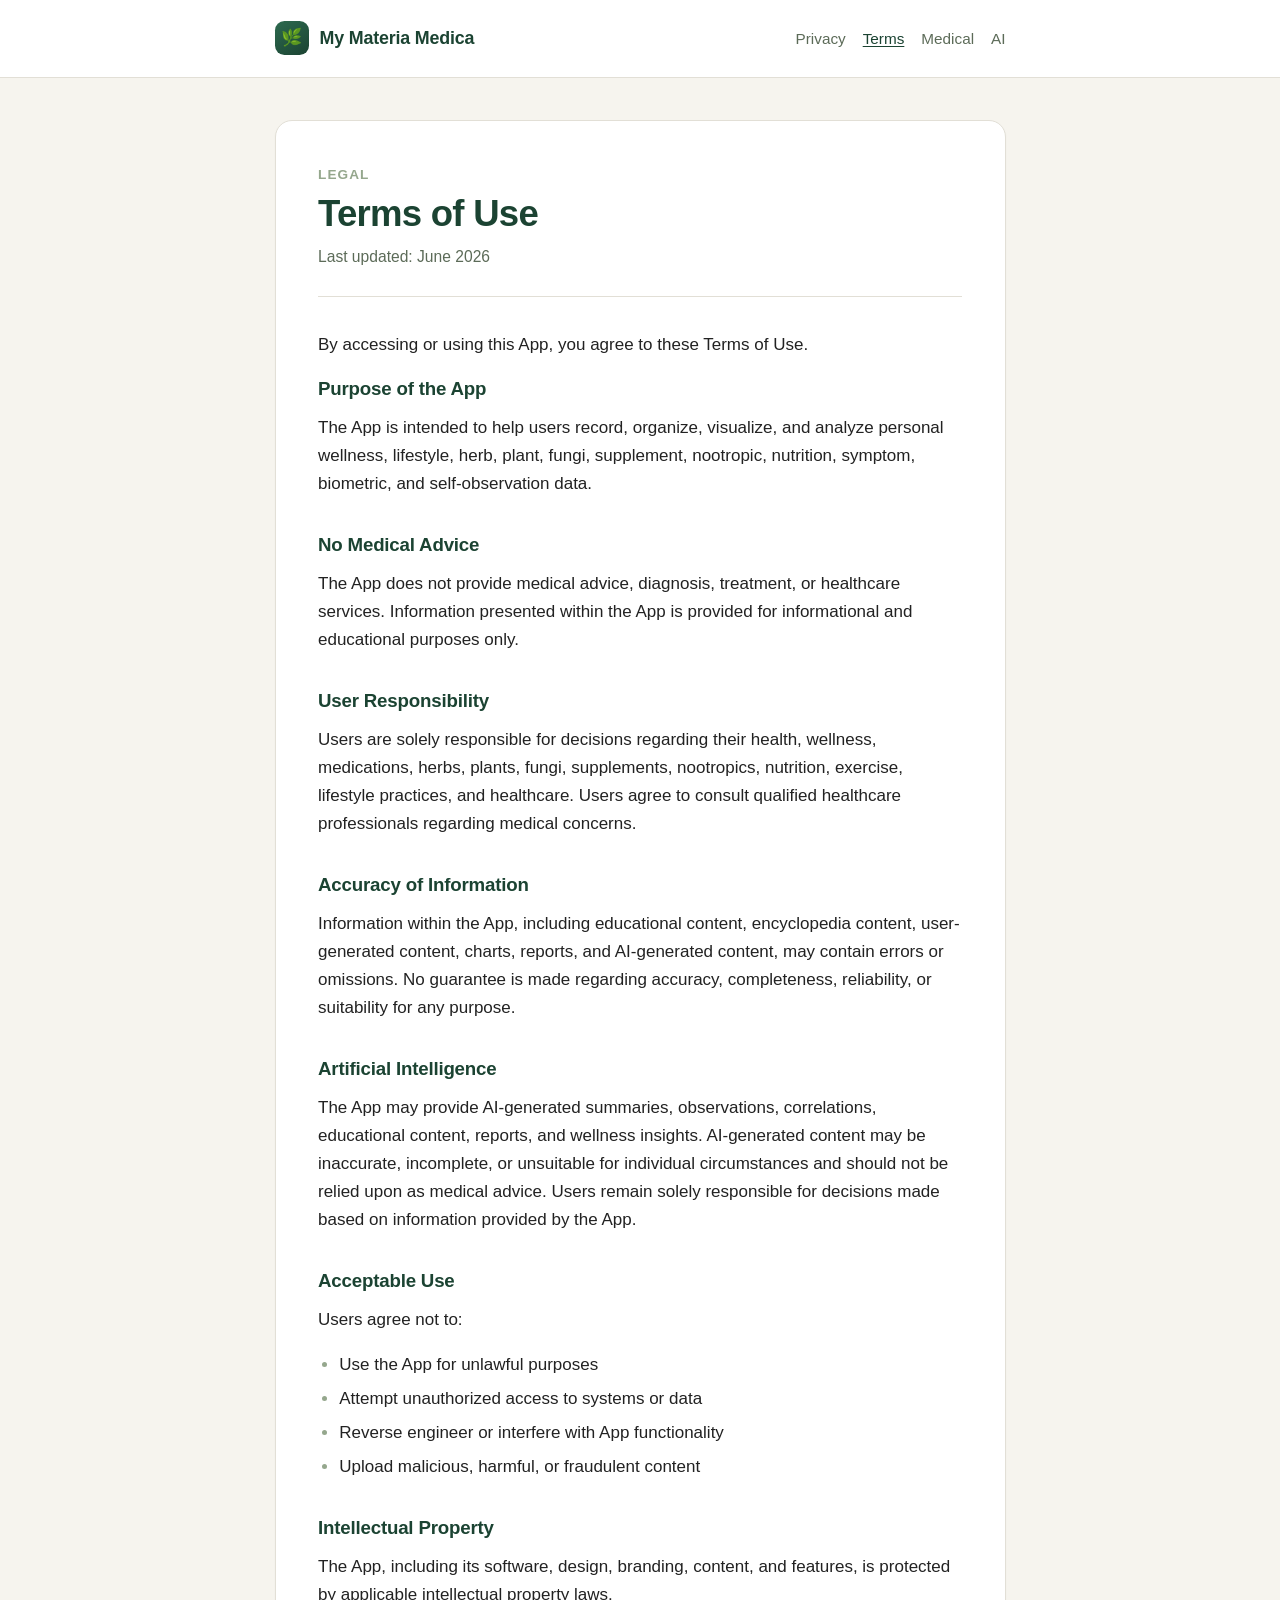
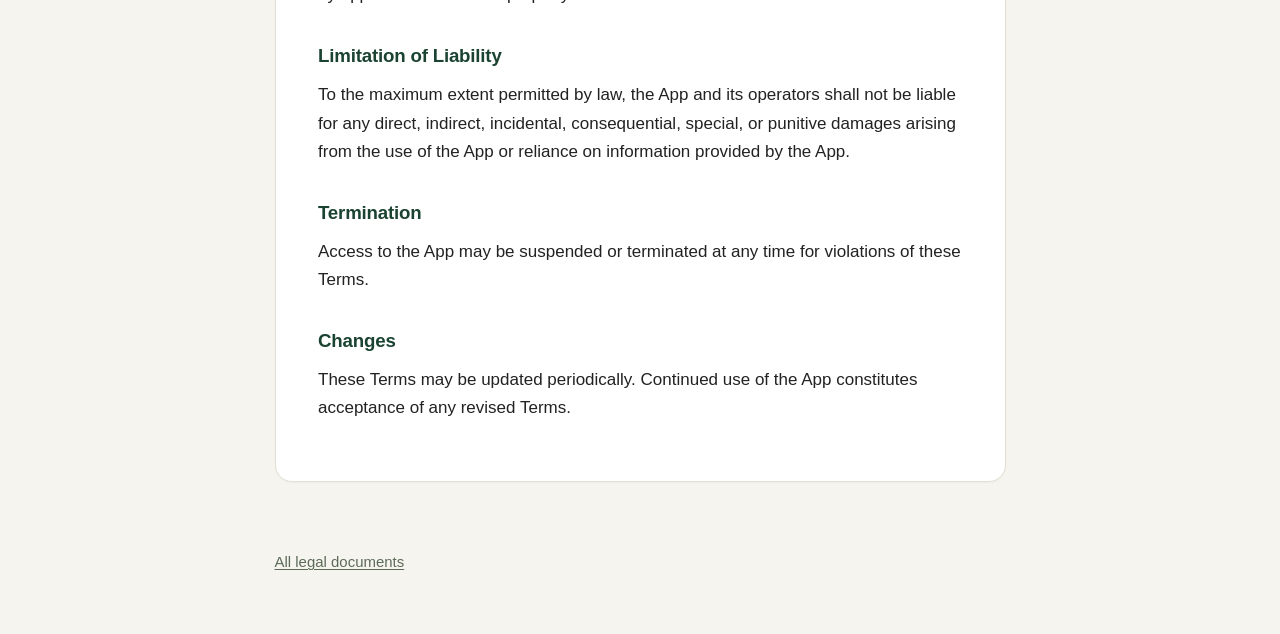
<file: terms/index.html>
<!DOCTYPE html>
<html lang="en">
  <head>
    <meta charset="UTF-8" />
    <meta name="viewport" content="width=device-width, initial-scale=1.0" />
    <meta
      name="description"
      content="Terms of Use for the My Materia Medica app."
    />
    <title>Terms of Use · My Materia Medica</title>
    <link rel="stylesheet" href="../assets/style.css" />
  </head>
  <body>
    <header class="site-header">
      <div class="site-header__inner">
        <a class="brand" href="../index.html">
          <span class="brand__mark" aria-hidden="true">🌿</span>
          <span>My Materia Medica</span>
        </a>
        <nav class="site-nav" aria-label="Legal documents">
          <a href="../privacy/">Privacy</a>
          <a href="../terms/" aria-current="page">Terms</a>
          <a href="../disclaimer/">Medical</a>
          <a href="../ai/">AI</a>
        </nav>
      </div>
    </header>

    <main>
      <article class="page-card">
        <p class="eyebrow">Legal</p>
        <h1>Terms of Use</h1>
        <p class="updated">Last updated: June 2026</p>

        <p>
          By accessing or using this App, you agree to these Terms of Use.
        </p>

        <h2>Purpose of the App</h2>
        <p>
          The App is intended to help users record, organize, visualize, and
          analyze personal wellness, lifestyle, herb, plant, fungi, supplement,
          nootropic, nutrition, symptom, biometric, and self-observation data.
        </p>

        <h2>No Medical Advice</h2>
        <p>
          The App does not provide medical advice, diagnosis, treatment, or
          healthcare services. Information presented within the App is provided
          for informational and educational purposes only.
        </p>

        <h2>User Responsibility</h2>
        <p>
          Users are solely responsible for decisions regarding their health,
          wellness, medications, herbs, plants, fungi, supplements, nootropics,
          nutrition, exercise, lifestyle practices, and healthcare. Users agree
          to consult qualified healthcare professionals regarding medical
          concerns.
        </p>

        <h2>Accuracy of Information</h2>
        <p>
          Information within the App, including educational content, encyclopedia
          content, user-generated content, charts, reports, and AI-generated
          content, may contain errors or omissions. No guarantee is made
          regarding accuracy, completeness, reliability, or suitability for any
          purpose.
        </p>

        <h2>Artificial Intelligence</h2>
        <p>
          The App may provide AI-generated summaries, observations, correlations,
          educational content, reports, and wellness insights. AI-generated
          content may be inaccurate, incomplete, or unsuitable for individual
          circumstances and should not be relied upon as medical advice. Users
          remain solely responsible for decisions made based on information
          provided by the App.
        </p>

        <h2>Acceptable Use</h2>
        <p>Users agree not to:</p>
        <ul>
          <li>Use the App for unlawful purposes</li>
          <li>Attempt unauthorized access to systems or data</li>
          <li>Reverse engineer or interfere with App functionality</li>
          <li>Upload malicious, harmful, or fraudulent content</li>
        </ul>

        <h2>Intellectual Property</h2>
        <p>
          The App, including its software, design, branding, content, and
          features, is protected by applicable intellectual property laws.
        </p>

        <h2>Limitation of Liability</h2>
        <p>
          To the maximum extent permitted by law, the App and its operators
          shall not be liable for any direct, indirect, incidental,
          consequential, special, or punitive damages arising from the use of
          the App or reliance on information provided by the App.
        </p>

        <h2>Termination</h2>
        <p>
          Access to the App may be suspended or terminated at any time for
          violations of these Terms.
        </p>

        <h2>Changes</h2>
        <p>
          These Terms may be updated periodically. Continued use of the App
          constitutes acceptance of any revised Terms.
        </p>
      </article>
    </main>

    <footer class="site-footer">
      <p><a href="../index.html">All legal documents</a></p>
    </footer>
  </body>
</html>
</file>
<file: assets/style.css>
:root {
  --primary: #1b4332;
  --background: #f6f4ee;
  --text: #222222;
  --text-muted: #5c6b58;
  --accent: #95a78d;
  --border: #e2dfd6;
  --card: #ffffff;
  --max-width: 42rem;
}

*,
*::before,
*::after {
  box-sizing: border-box;
}

html {
  font-size: 17px;
  -webkit-text-size-adjust: 100%;
}

body {
  margin: 0;
  min-height: 100vh;
  font-family: -apple-system, BlinkMacSystemFont, "Segoe UI", Roboto, Helvetica,
    Arial, sans-serif;
  line-height: 1.65;
  color: var(--text);
  background: var(--background);
}

a {
  color: var(--primary);
  text-decoration-thickness: 1px;
  text-underline-offset: 0.15em;
}

a:hover {
  color: #0f2a1f;
}

.site-header {
  border-bottom: 1px solid var(--border);
  background: var(--card);
}

.site-header__inner {
  max-width: calc(var(--max-width) + 4rem);
  margin: 0 auto;
  padding: 1.25rem 1.5rem;
  display: flex;
  align-items: center;
  justify-content: space-between;
  gap: 1rem;
}

.brand {
  display: inline-flex;
  align-items: center;
  gap: 0.65rem;
  color: var(--primary);
  font-weight: 700;
  font-size: 1.05rem;
  text-decoration: none;
  letter-spacing: -0.01em;
}

.brand__mark {
  width: 2rem;
  height: 2rem;
  border-radius: 0.55rem;
  background: linear-gradient(145deg, #2d6a4f, var(--primary));
  display: grid;
  place-items: center;
  color: #fff;
  font-size: 1rem;
  flex-shrink: 0;
}

.site-nav {
  display: flex;
  flex-wrap: wrap;
  gap: 0.35rem 1rem;
  font-size: 0.9rem;
}

.site-nav a {
  color: var(--text-muted);
  text-decoration: none;
}

.site-nav a:hover,
.site-nav a[aria-current="page"] {
  color: var(--primary);
  text-decoration: underline;
}

main {
  max-width: calc(var(--max-width) + 4rem);
  margin: 0 auto;
  padding: 2.5rem 1.5rem 4rem;
}

.page-card {
  background: var(--card);
  border: 1px solid var(--border);
  border-radius: 1rem;
  padding: 2rem 1.75rem;
  box-shadow: 0 1px 2px rgba(27, 67, 50, 0.04);
}

@media (min-width: 640px) {
  .page-card {
    padding: 2.5rem 2.5rem;
  }
}

.eyebrow {
  margin: 0 0 0.35rem;
  font-size: 0.8rem;
  font-weight: 600;
  letter-spacing: 0.08em;
  text-transform: uppercase;
  color: var(--accent);
}

h1 {
  margin: 0 0 0.5rem;
  font-size: clamp(1.75rem, 4vw, 2.15rem);
  line-height: 1.2;
  letter-spacing: -0.02em;
  color: var(--primary);
}

.lede,
.updated {
  margin: 0 0 1.75rem;
  color: var(--text-muted);
}

.updated {
  font-size: 0.92rem;
  margin-bottom: 2rem;
  padding-bottom: 1.5rem;
  border-bottom: 1px solid var(--border);
}

h2 {
  margin: 2rem 0 0.75rem;
  font-size: 1.1rem;
  line-height: 1.35;
  color: var(--primary);
  letter-spacing: -0.01em;
}

h2:first-of-type {
  margin-top: 0;
}

p {
  margin: 0 0 1rem;
}

ul {
  margin: 0 0 1rem;
  padding-left: 1.25rem;
}

li {
  margin-bottom: 0.35rem;
}

li::marker {
  color: var(--accent);
}

.site-footer {
  max-width: calc(var(--max-width) + 4rem);
  margin: 0 auto;
  padding: 0 1.5rem 2.5rem;
  color: var(--text-muted);
  font-size: 0.88rem;
}

.site-footer a {
  color: var(--text-muted);
}

.doc-list {
  list-style: none;
  padding: 0;
  margin: 1.5rem 0 0;
  display: grid;
  gap: 0.75rem;
}

.doc-list li {
  margin: 0;
}

.doc-list a {
  display: block;
  padding: 1rem 1.1rem;
  border: 1px solid var(--border);
  border-radius: 0.75rem;
  background: var(--card);
  text-decoration: none;
  transition: border-color 0.15s ease, box-shadow 0.15s ease;
}

.doc-list a:hover {
  border-color: var(--accent);
  box-shadow: 0 2px 8px rgba(27, 67, 50, 0.06);
}

.doc-list strong {
  display: block;
  color: var(--primary);
  margin-bottom: 0.2rem;
}

.doc-list span {
  color: var(--text-muted);
  font-size: 0.92rem;
}
</file>
